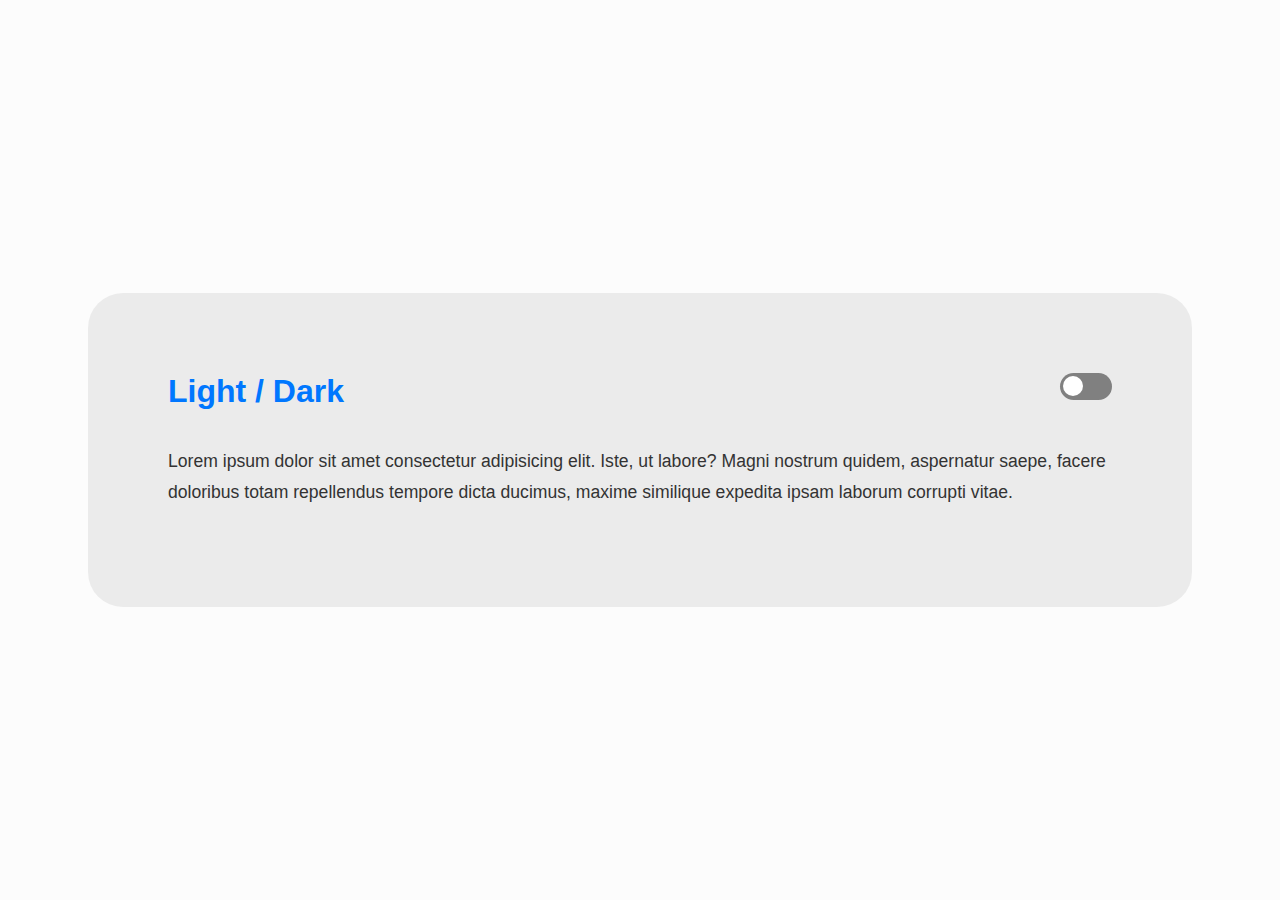
<file: js-theme-toogler/index.html>
<!DOCTYPE html>
<html lang="en">
  <head>
    <meta charset="UTF-8" />
    <meta name="viewport" content="width=device-width, initial-scale=1.0" />
    <link rel="stylesheet" href="style.css" />
    <title>Document</title>
  </head>
  <body>
    <div class="container">
      <h1>Light / Dark</h1>
      <div class="toggle">
        <input type="checkbox" id="switch" name="theme" />
        <label for="switch">Toggle</label>
      </div>
      <p>
        Lorem ipsum dolor sit amet consectetur adipisicing elit. Iste, ut
        labore? Magni nostrum quidem, aspernatur saepe, facere doloribus totam
        repellendus tempore dicta ducimus, maxime similique expedita ipsam
        laborum corrupti vitae.
      </p>
    </div>
    <script src="scripts.js"></script>
  </body>
</html>
</file>
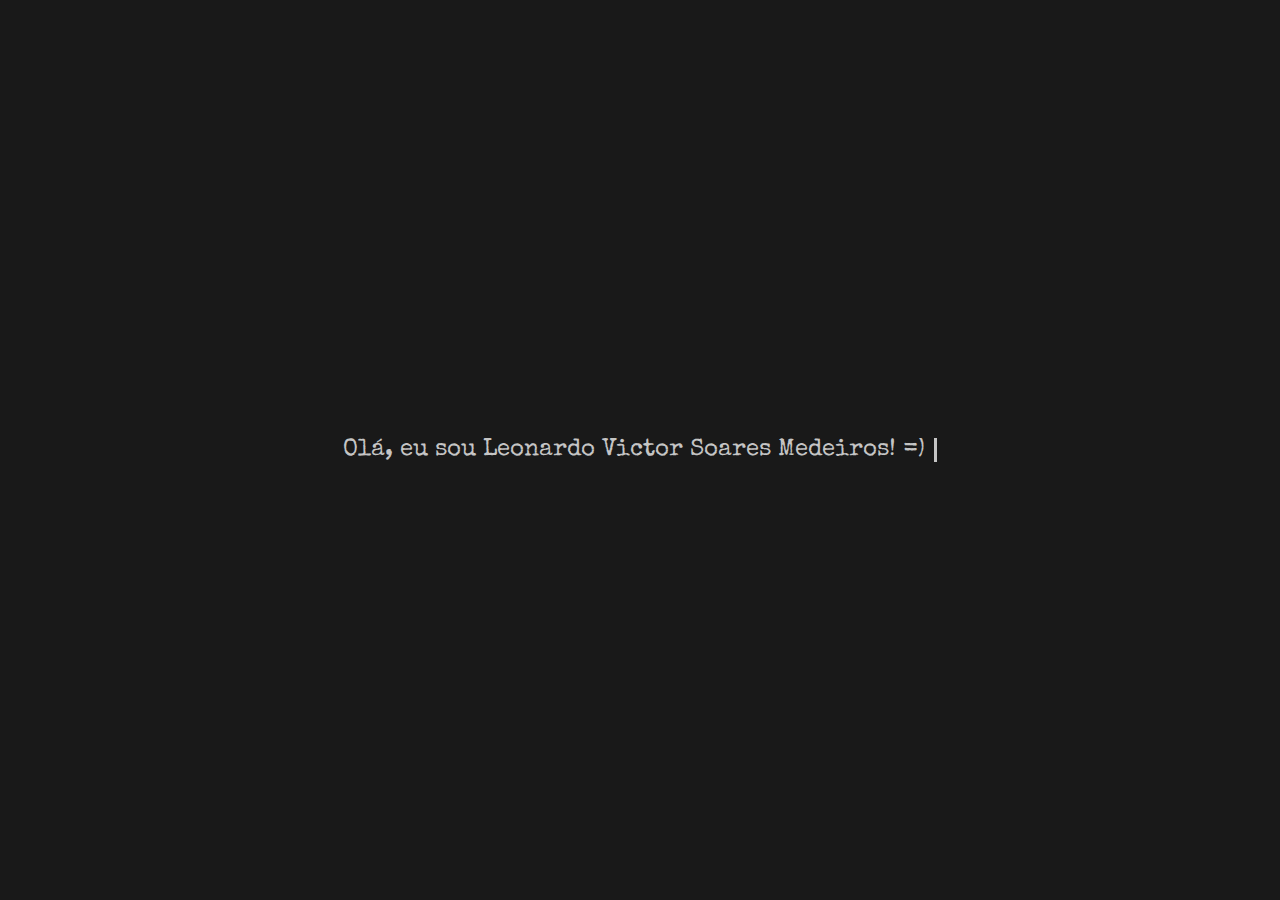
<file: css/typing effect css/index.html>
<!DOCTYPE html>
<html lang="en">
  <head>
    <meta charset="UTF-8" />
    <meta name="viewport" content="width=device-width, initial-scale=1.0" />
    <title>Typing Effect CSS</title>
    <link
      href="https://fonts.googleapis.com/css?family=Special+Elite&display=swap"
      rel="stylesheet"
    />
    <link rel="stylesheet" href="style.css" />
  </head>
  <body>
    <p class="line typing-animation">
      Olá, eu sou Leonardo Victor Soares Medeiros! =)
    </p>
  </body>
</html>
</file>
<file: js-theme-toogler/style.css>
html {
  height: 100%;
  font-family: Arial, Helvetica, sans-serif;

  display: grid;
  align-items: center;
  justify-items: center;

  --bg: #fcfcfc;
  --bg-panel: #ebebeb;
  --color-headings: #0077ff;
  --color-text: #333;
}

body {
  background-color: var(--bg);
}

.container {
  background-color: var(--bg-panel);

  margin: 5em;
  padding: 5em;

  border-radius: 35px;

  display: grid;
  grid-template-columns: 80% auto;
  grid-template-rows: auto auto;
  grid-template-areas: "title switch" "content content";
}

h1 {
  grid-area: title;
  margin: 0;
  color: var(--color-headings);
}

p {
  color: var(--color-text);
  grid-area: content;
  font-size: 1.1em;
  line-height: 1.8em;
  margin-top: 2em;
}

input[type="checkbox"] {
  grid-area: switch;
  height: 0;
  width: 0;
  visibility: hidden;
}

label {
  cursor: pointer;
  text-indent: -9999px;
  width: 52px;
  height: 27px;
  background: #808080;
  float: right;
  border-radius: 100px;
  position: relative;
}

label::after {
  content: "";
  position: absolute;
  top: 3px;
  left: 3px;
  width: 20px;
  height: 20px;
  background-color: white;
  border-radius: 50%;
  transition: 0.3s;
}

input:checked + label {
  background-color: var(--color-headings);
}

input:checked + label::after {
  left: calc(100% - 5px);
  transform: translateX(-100%);
}

label:active:after {
  width: 45px;
}
</file>
<file: css/typing effect css/style.css>
* {
  margin: 0;
  padding: 0;
  box-sizing: border-box;
}

body {
  display: flex;
  align-items: center;
  justify-content: center;
  height: 100vh;
  background: rgb(25, 25, 25);
}

.line {
  color: rgba(255, 255, 255, 0.75);
  font-family: "Special Elite", monospace;
  font-size: 1.5em;
  margin: 0 auto;
  border-right: 3px solid rgba(255, 255, 255, 0.75);
  padding-right: 0.4em;
  white-space: nowrap;
  overflow: hidden;
}

.typing-animation {
  animation: blinkCursor 600ms infinite normal,
    typing 6s steps(40) 1s normal both;
}

@keyframes typing {
  from {
    width: 0;
  }
  to {
    width: 24.5em;
  }
}

@keyframes blinkCursor {
  from {
    border-right-color: rgba(255, 255, 255, 0.75);
  }
  to {
    border-right-color: transparent;
  }
}
</file>
